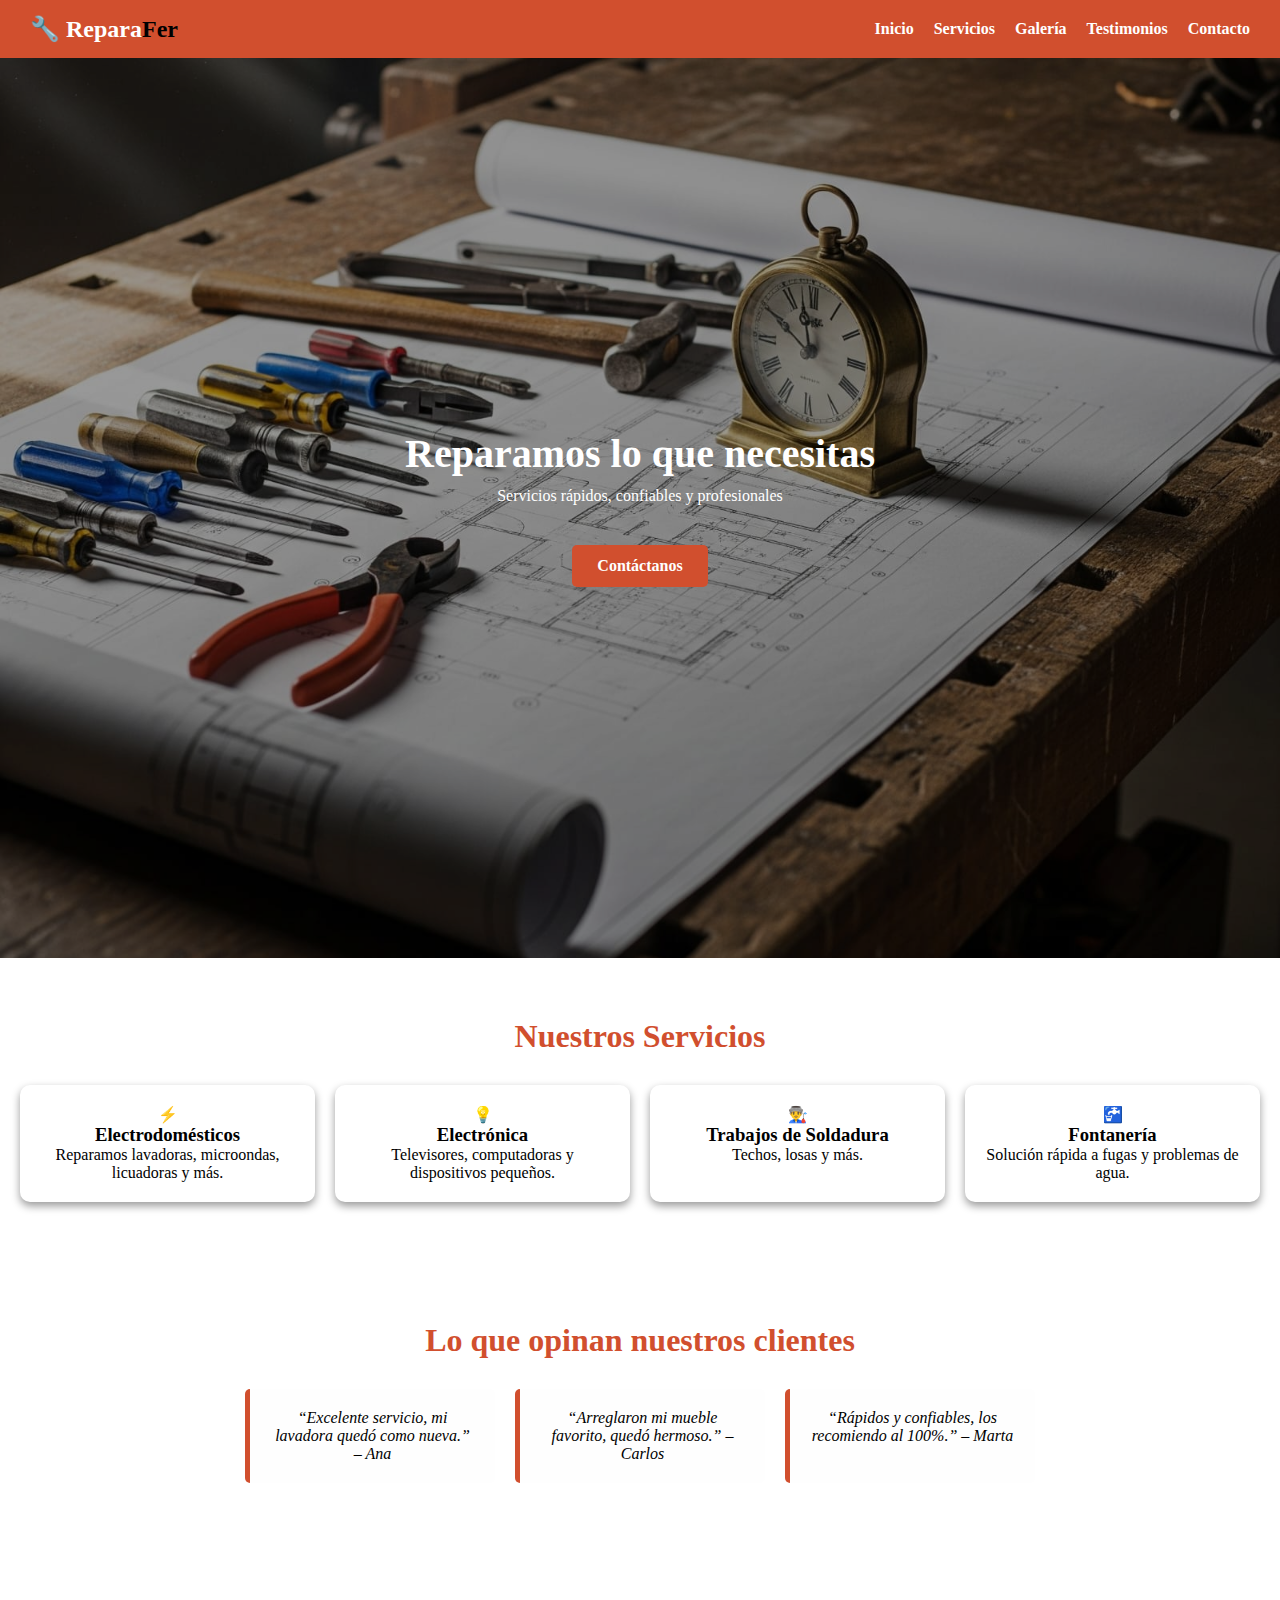
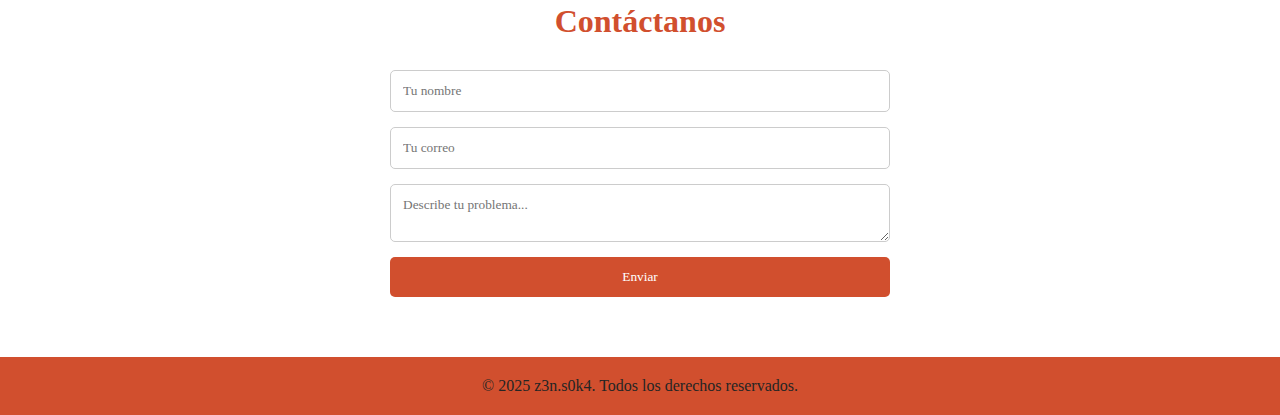
<file: index.html>
<!DOCTYPE html>
<html lang="es">
<head>
  <meta charset="UTF-8">
  <meta name="viewport" content="width=device-width, initial-scale=1.0">
  <title>Reparafer - Tu Solución de Confianza</title>
  <link rel="stylesheet" href="style.css">
  <script src="script.js" defer></script>
</head>
<body>

  <!-- HEADER -->
  <header>
    <div class="logo">🔧 Repara<span>Fer</span></div>
    <nav>
      <ul>
        <li><a href="#inicio">Inicio</a></li>
        <li><a href="#servicios">Servicios</a></li>
        <li><a href="#galeria">Galería</a></li>
        <li><a href="#testimonios">Testimonios</a></li>
        <li><a href="#contacto">Contacto</a></li>
      </ul>
    </nav>
  </header>

  <!-- 🔹 Hero (Inicio) -->
<section id="inicio" class="hero">
  <div class="hero-content">
    <h1>Reparamos lo que necesitas</h1>
    <p>Servicios rápidos, confiables y profesionales</p>
    <a href="#contacto" class="btn">Contáctanos</a>
  </div>
</section>

  <!-- SERVICIOS -->
  <section id="servicios" class="servicios">
    <h2>Nuestros Servicios</h2>
    <div class="cards">
      <div class="card">⚡ <h3>Electrodomésticos</h3><p>Reparamos lavadoras, microondas, licuadoras y más.</p></div>
      <div class="card">💡 <h3>Electrónica</h3><p>Televisores, computadoras y dispositivos pequeños.</p></div>
      <div class="card">👨‍🏭 <h3>Trabajos de Soldadura</h3><p>Techos, losas y más. </p></div>
      <div class="card">🚰 <h3>Fontanería</h3><p>Solución rápida a fugas y problemas de agua.</p></div>
    </div>
  </section>



  <!-- TESTIMONIOS -->
  <section id="testimonios" class="testimonios">
    <h2>Lo que opinan nuestros clientes</h2>
    <div class="cards">
      <div class="card">“Excelente servicio, mi lavadora quedó como nueva.” – Ana</div>
      <div class="card">“Arreglaron mi mueble favorito, quedó hermoso.” – Carlos</div>
      <div class="card">“Rápidos y confiables, los recomiendo al 100%.” – Marta</div>
    </div>
  </section>

  <!-- CONTACTO -->
  <section class="contacto">
    <h2>Contáctanos</h2>
    <form id="contactForm"
      action="https://formspree.io/f/xldlklqb" method="POST">
  <input type="text" name="name" placeholder="Tu nombre" required>
  <input type="email" name="email" placeholder="Tu correo" required>
  <textarea name="message" placeholder="Describe tu problema..." required></textarea>
  <button type="submit">Enviar</button>
</form>
  </section>

  <!-- FOOTER -->
  <footer>
    <p>&copy; 2025 z3n.s0k4. Todos los derechos reservados.</p>
  </footer>

</body>
</html>
</file>
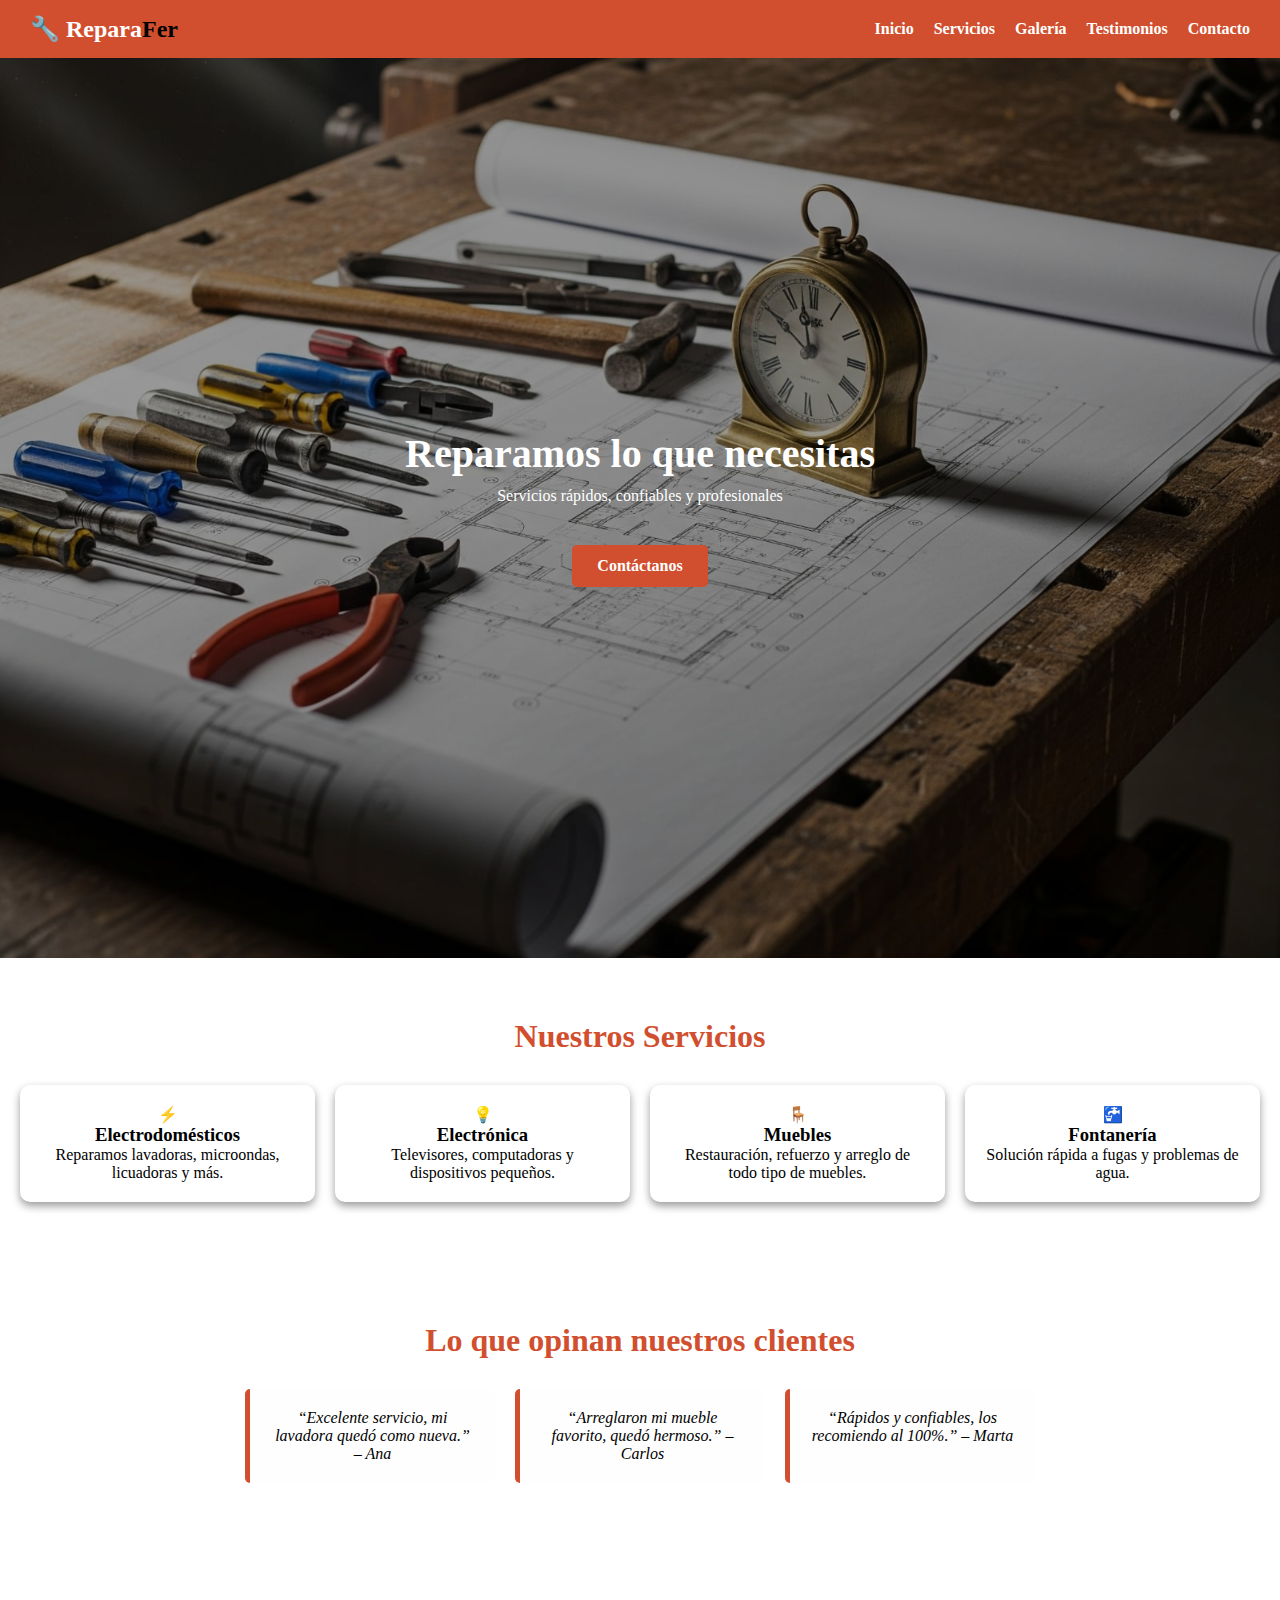
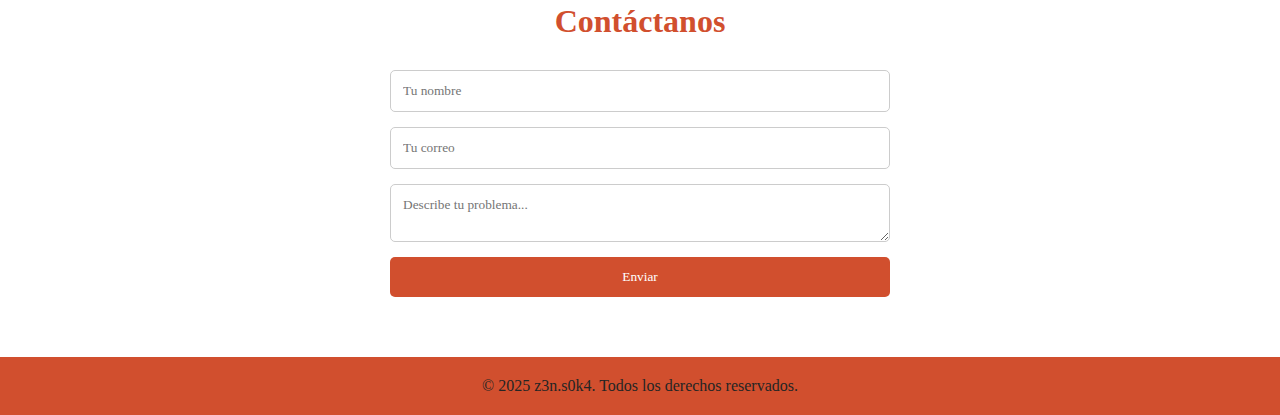
<file: index2.html>
<!DOCTYPE html>
<html lang="es">
<head>
  <meta charset="UTF-8">
  <meta name="viewport" content="width=device-width, initial-scale=1.0">
  <title>Reparafer - Tu Solución de Confianza</title>
  <link rel="stylesheet" href="style.css">
  <script src="script.js" defer></script>
</head>
<body>

  <!-- HEADER -->
  <header>
    <div class="logo">🔧 Repara<span>Fer</span></div>
    <nav>
      <ul>
        <li><a href="#inicio">Inicio</a></li>
        <li><a href="#servicios">Servicios</a></li>
        <li><a href="#galeria">Galería</a></li>
        <li><a href="#testimonios">Testimonios</a></li>
        <li><a href="#contacto">Contacto</a></li>
      </ul>
    </nav>
  </header>

  <!-- 🔹 Hero (Inicio) -->
<section id="inicio" class="hero">
  <div class="hero-content">
    <h1>Reparamos lo que necesitas</h1>
    <p>Servicios rápidos, confiables y profesionales</p>
    <a href="#contacto" class="btn">Contáctanos</a>
  </div>
</section>

  <!-- SERVICIOS -->
  <section id="servicios" class="servicios">
    <h2>Nuestros Servicios</h2>
    <div class="cards">
      <div class="card">⚡ <h3>Electrodomésticos</h3><p>Reparamos lavadoras, microondas, licuadoras y más.</p></div>
      <div class="card">💡 <h3>Electrónica</h3><p>Televisores, computadoras y dispositivos pequeños.</p></div>
      <div class="card">🪑 <h3>Muebles</h3><p>Restauración, refuerzo y arreglo de todo tipo de muebles.</p></div>
      <div class="card">🚰 <h3>Fontanería</h3><p>Solución rápida a fugas y problemas de agua.</p></div>
    </div>
  </section>



  <!-- TESTIMONIOS -->
  <section id="testimonios" class="testimonios">
    <h2>Lo que opinan nuestros clientes</h2>
    <div class="cards">
      <div class="card">“Excelente servicio, mi lavadora quedó como nueva.” – Ana</div>
      <div class="card">“Arreglaron mi mueble favorito, quedó hermoso.” – Carlos</div>
      <div class="card">“Rápidos y confiables, los recomiendo al 100%.” – Marta</div>
    </div>
  </section>

  <!-- CONTACTO -->
  <section id="contacto" class="contacto">
    <h2>Contáctanos</h2>
    <form>
      <input type="text" placeholder="Tu nombre" required>
      <input type="email" placeholder="Tu correo" required>
      <textarea placeholder="Describe tu problema..." required></textarea>
      <button type="submit">Enviar</button>
    </form>
  </section>

  <!-- FOOTER -->
  <footer>
    <p>&copy; 2025 z3n.s0k4. Todos los derechos reservados.</p>
  </footer>

</body>
</html>
</file>
<file: style.css>
/* RESET */
* {
  margin: 0; padding: 0;
  box-sizing: border-box;
  font-family: 'Roboto Slab', serif;
}

/* HEADER */
header {
  display: flex; justify-content: space-between; align-items: center;
  background: rgb(209, 79, 46); color: white;
  padding: 15px 30px;
  position: sticky; top: 0;
}
header .logo { font-size: 1.5em; font-weight: bold; }
header .logo span { color: hsl(0, 0%, 0%); }
nav ul { list-style: none; display: flex; gap: 20px; }
nav a { text-decoration: none; color: white; font-weight: bold; transition: 0.3s; }
nav a:hover { color: rgb(37, 36, 37); transform: scale(1.1); }

/* HERO */
  .hero {
  height: 100vh;
  display: flex;
  align-items: center;
  justify-content: center;
  text-align: center;

  background-image: url("arreglos.jpg"); 
  background-size: cover;
  background-position: center;
  background-repeat: no-repeat;

  /* 👇 esta línea hace que el fondo quede fijo */
  background-attachment: fixed;

  color: white;
  position: relative;
}
/* 👇 Un “filtro oscuro” para que el texto se lea bien */
.hero::before {
  content: "";
  position: absolute;
  top: 0;
  left: 0;
  width: 100%;
  height: 100%;
  background: rgba(0, 0, 0, 0.4); /* sombra */
  z-index: 1;
}

/* 👇 El texto siempre encima del fondo */
.hero-content {
  position: relative;
  z-index: 2;
  max-width: 800px;
  padding: 20px;
}

/* 👇 Botoncito */
.btn {
  display: inline-block;
  margin-top: 20px;
  padding: 12px 25px;
  background: turquoise;
  color: white;
  font-weight: bold;
  text-decoration: none;
  border-radius: 8px;
  transition: 0.3s;
}

.btn:hover {
  background: rgb(37, 36, 37);
  transform: scale(1.1);
}
.hero h1 { font-size: 2.5em; margin-bottom: 10px; }
.hero p { margin-bottom: 20px; }
.btn {
  background: rgb(209, 79, 46); color: #ffffff;
  padding: 12px 25px; border-radius: 5px;
  text-decoration: none; transition: 0.3s;
}
.btn:hover { background: color(51.09% 49.68 45.22) ; }

/* SECCIONES */
section { padding: 60px 20px; text-align: center; }
h2 { margin-bottom: 30px; font-size: 2em; color: rgb(209, 79, 46); }

/* SERVICIOS */
.servicios .cards {
  display: grid; grid-template-columns: repeat(auto-fit, minmax(200px, 1fr));
  gap: 20px;
}
.servicios .card {
  background: hsl(0, 0%, 100%); padding: 20px;
  border-radius: 10px; box-shadow: 0 4px 8px rgba(0, 0, 0, 0.4) ;
  transition: 0.3s;
}
.servicios .card:hover { transform: translateY(-5px); background: rgb(209, 79, 46); }


/* TESTIMONIOS */
.testimonios .cards {
  display: flex; flex-wrap: wrap; gap: 20px; justify-content: center;
}
.testimonios .card {
  background: #fefefe; padding: 20px;
  border-left: 5px solid rgb(209, 79, 46);
  width: 250px; border-radius: 5px;
  font-style: italic;
}

/* CONTACTO */
.contacto form {
  max-width: 500px; margin: auto;
  display: flex; flex-direction: column; gap: 15px;
}
.contacto input, .contacto textarea {
  padding: 12px; border: 1px solid #ccc; border-radius: 5px;
}
.contacto button {
  background: rgb(209, 79, 46); color: white;
  border: none; padding: 12px; border-radius: 5px;
  cursor: pointer; transition: 0.3s;
}
.contacto button:hover { background: rgb(234, 239, 108); }

/* FOOTER */
footer {
  background: rgb(209, 79, 46); color: rgb(37, 37, 36);
  padding: 20px; text-align: center;
}
footer a { color:; text-decoration: none; }
</file>
